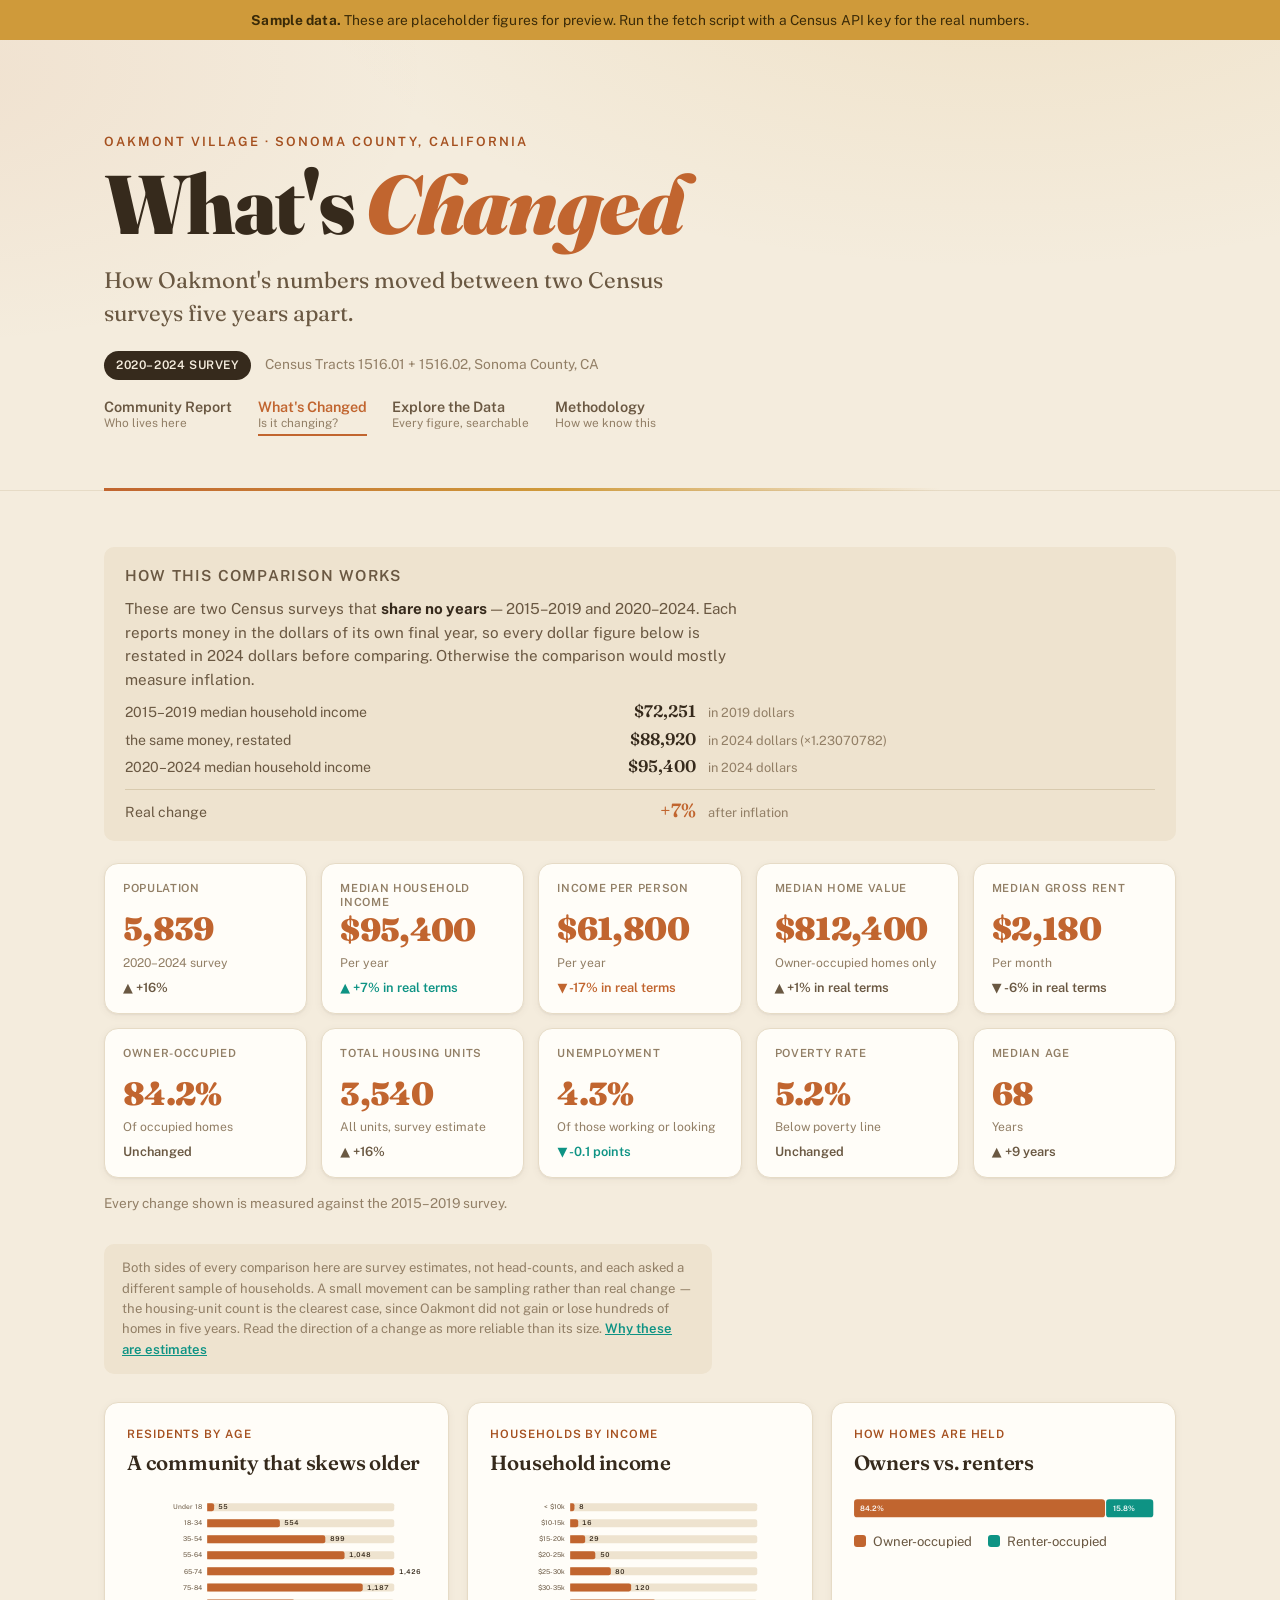
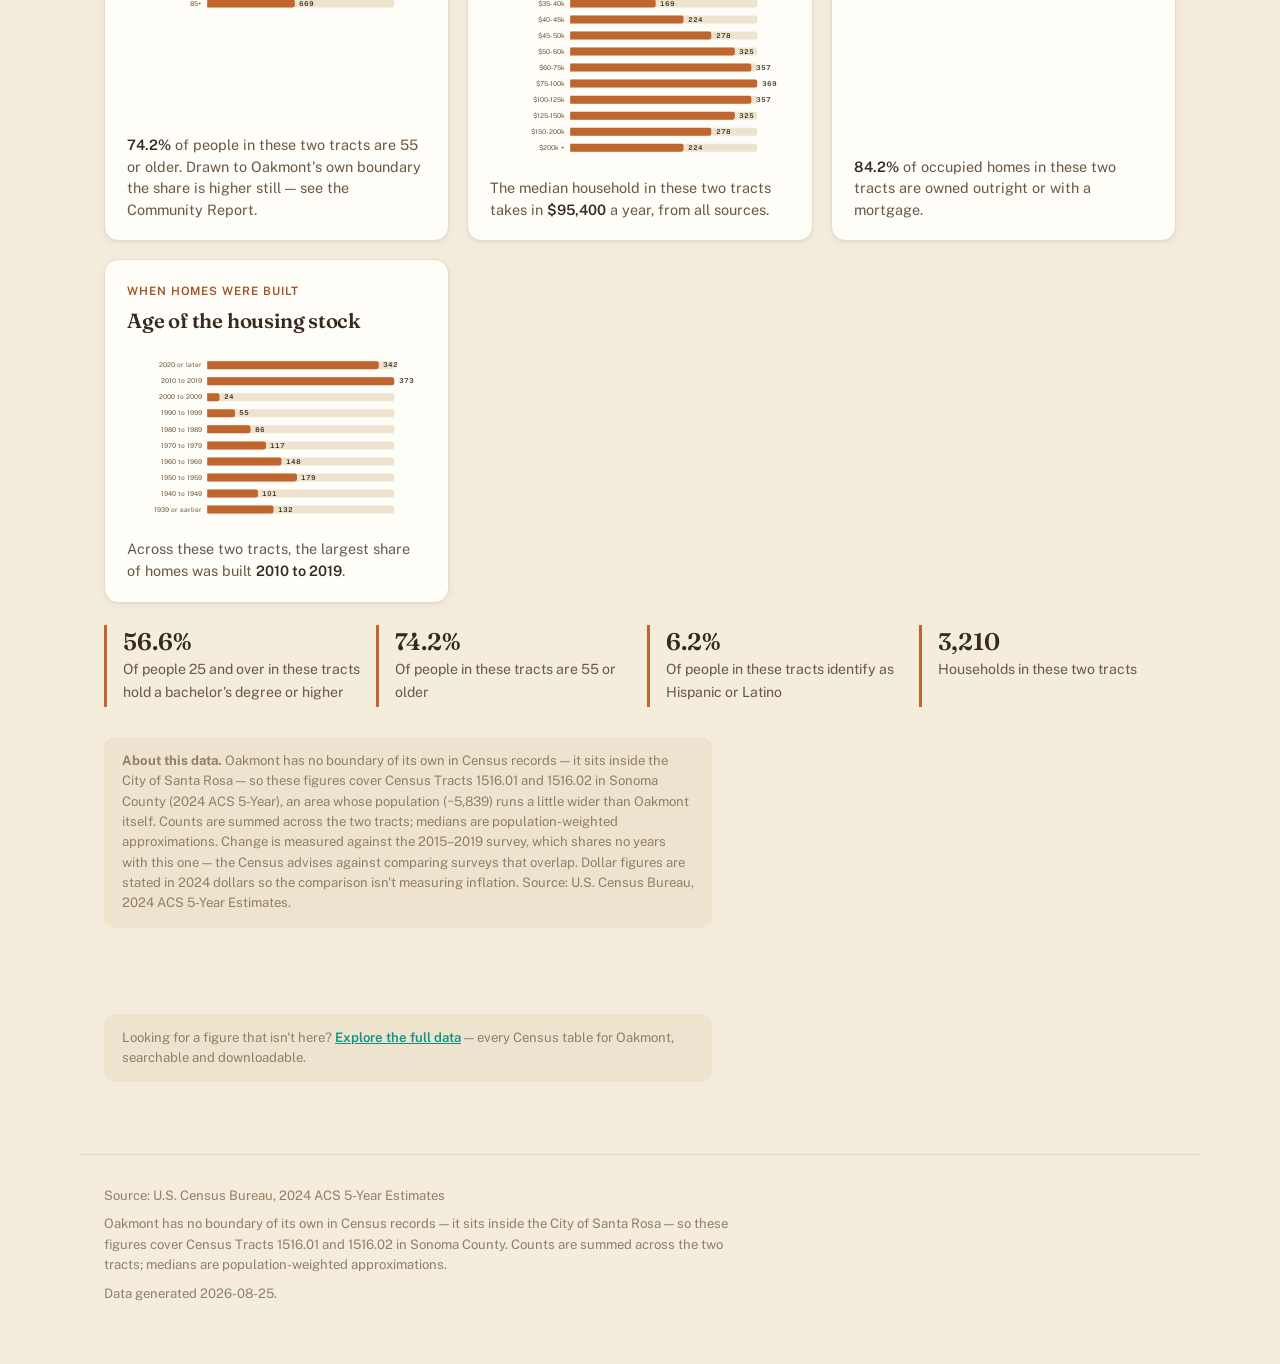
<file: site/changes.html>
<!DOCTYPE html>
<html lang="en">
<head>
  <meta charset="UTF-8" />
  <meta name="viewport" content="width=device-width, initial-scale=1.0" />
  <title>Oakmont Village — What's Changed</title>
  <meta name="description" content="How Oakmont Village changed between two U.S. Census surveys, 2015–2019 and 2020–2024, with dollar figures adjusted for inflation." />
  <link rel="icon" href="data:image/svg+xml,<svg xmlns='http://www.w3.org/2000/svg' viewBox='0 0 100 100'><text y='.9em' font-size='90'>🍇</text></svg>" />
  <link rel="preconnect" href="https://fonts.googleapis.com" />
  <link rel="preconnect" href="https://fonts.gstatic.com" crossorigin />
  <link href="https://fonts.googleapis.com/css2?family=Fraunces:ital,opsz,wght@0,9..144,400;0,9..144,500;0,9..144,600;0,9..144,900;1,9..144,400&family=Public+Sans:wght@400;500;600;700&display=swap" rel="stylesheet" />
  <link rel="stylesheet" href="./styles.css" />
</head>
<body>

  <div id="sample-banner" class="sample-banner" hidden>
    <strong>Sample data.</strong> These are placeholder figures for preview. Run the fetch script with a Census API key for the real numbers.
  </div>

  <header class="masthead">
    <div class="masthead-inner">
      <p class="kicker">Oakmont Village · Sonoma County, California</p>
      <h1>What's <em>Changed</em></h1>
      <p class="lead">How Oakmont's numbers moved between two Census surveys five years apart.</p>
      <div class="masthead-meta">
        <span class="badge" id="badge-year">ACS 5-Year</span>
        <span id="meta-geo">Census Tracts 1516.01 + 1516.02</span>
      </div>
      <nav class="year-nav" aria-label="Sections">
        <a href="./index.html" class="year-link">
          <span class="year-link-label">Community Report</span>
          <span class="year-link-sub">Who lives here</span>
        </a>
        <a href="./changes.html" class="year-link active" aria-current="page">
          <span class="year-link-label">What's Changed</span>
          <span class="year-link-sub">Is it changing?</span>
        </a>
        <a href="./explore.html" class="year-link">
          <span class="year-link-label">Explore the Data</span>
          <span class="year-link-sub">Every figure, searchable</span>
        </a>
        <a href="./methodology.html" class="year-link">
          <span class="year-link-label">Methodology</span>
          <span class="year-link-sub">How we know this</span>
        </a>
      </nav>
    </div>
  </header>

  <main>
    <section class="snapshot" aria-label="Community snapshot">
      <div id="change-basis"></div>

      <div class="kpi-grid" id="kpis"></div>

      <p class="kpi-baseline" id="kpi-baseline" hidden></p>

      <p class="method-note">Both sides of every comparison here are survey estimates, not head-counts, and
        each asked a different sample of households. A small movement can be sampling rather than real
        change — the housing-unit count is the clearest case, since Oakmont did not gain or lose hundreds
        of homes in five years. Read the direction of a change as more reliable than its size.
        <a class="method-link" href="./methodology.html#fine-print">Why these are estimates</a></p>

      <div class="chart-grid" id="charts"></div>

      <div class="callouts" id="callouts"></div>

      <p class="method-note" id="method-note"></p>
    </section>

    <section class="explorer-section">
      <p class="method-note">Looking for a figure that isn't here?
        <a class="method-link" href="./explore.html">Explore the full data</a> — every Census table for
        Oakmont, searchable and downloadable.</p>
    </section>
  </main>

  <footer class="site-footer">
    <p id="footer-source">Source: U.S. Census Bureau, American Community Survey.</p>
    <p class="footer-fine">
      Oakmont has no boundary of its own in Census records — it sits inside the City of Santa Rosa —
      so these figures cover Census Tracts 1516.01 and 1516.02 in Sonoma County. Counts are summed
      across the two tracts; medians are population-weighted approximations.
    </p>
    <p class="footer-fine" id="footer-generated"></p>
  </footer>

  <div id="tooltip" class="tooltip" role="status" aria-live="off" hidden></div>

  <script type="module">
    import { initPage, showError } from './js/page.js';
    initPage({ section: 'acs2024', compareTo: 'acs2019' }).catch(showError);
  </script>
</body>
</html>
</file>
<file: site/styles.css>
/* Oakmont Village Community Snapshot — "Sonoma Warm" editorial-civic design system.
   Data colors (validated for CVD + contrast): terracotta #c1652f (magnitude),
   teal #0e9384 + indigo #5a5b9f (categorical). Gold + sage are decorative only. */

:root {
  --font-display: 'Fraunces', Georgia, 'Times New Roman', serif;
  --font-body: 'Public Sans', system-ui, -apple-system, Segoe UI, sans-serif;
  --font-mono: 'Consolas', 'SF Mono', Menlo, monospace;

  --paper: #f4ecdd;
  --paper-tint: #eee3cf;
  --card: #fffdf8;
  --ink: #362a1c;
  --ink-2: #6a5842;
  --ink-3: #927f66;
  --line: #e6dbc6;
  --line-strong: #d8caae;

  --terracotta: #c1652f;
  --terracotta-dk: #a5501f;
  --teal: #0e9384;
  --indigo: #5a5b9f;
  --gold: #cf9a3a;
  --sage: #6b8f6b;

  --shadow-sm: 0 1px 2px rgba(74, 53, 32, 0.06), 0 2px 8px rgba(74, 53, 32, 0.05);
  --shadow-md: 0 2px 6px rgba(74, 53, 32, 0.08), 0 12px 30px rgba(74, 53, 32, 0.09);
  --radius: 14px;
  --maxw: 1120px;

  /* The page's content column. The masthead, main and the footer all read these two, so the
     headline, the body and the source line share one left edge. Anything that sets its own
     max-width or side padding inside main puts a second gutter on top of main's and shifts that
     region right of everything else. */
  --col: var(--maxw);
  --gutter: 24px;
}

/* The report sets a narrower measure for prose and the methodology page allows for its jump-nav;
   the frame follows the body rather than the body sitting inside a wider frame. If :has() is
   unsupported the column stays 1120px everywhere — wider than intended on those two pages, but
   still aligned, which is the property that matters. */
body:has(main.report) { --col: 920px; }
body:has(main.method) { --col: 1080px; }

*, *::before, *::after { box-sizing: border-box; margin: 0; padding: 0; }

html { -webkit-text-size-adjust: 100%; }

body {
  font-family: var(--font-body);
  font-size: 17px;
  line-height: 1.6;
  color: var(--ink);
  background: var(--paper);
  background-image:
    radial-gradient(1200px 600px at 78% -10%, rgba(207, 154, 58, 0.14), transparent 60%),
    radial-gradient(900px 500px at -5% 8%, rgba(193, 101, 47, 0.08), transparent 55%);
  background-attachment: fixed;
  -webkit-font-smoothing: antialiased;
  text-rendering: optimizeLegibility;
}

em { font-style: italic; }

/* ── Sample banner ─────────────────────────────────────────────── */
.sample-banner {
  background: var(--gold);
  color: #3a2a08;
  text-align: center;
  padding: 9px 20px;
  font-size: 0.86rem;
  letter-spacing: 0.01em;
}

/* ── Masthead ──────────────────────────────────────────────────── */
.masthead {
  padding: clamp(44px, 8vw, 92px) 0 clamp(30px, 5vw, 54px);
  border-bottom: 1px solid var(--line);
  position: relative;
}
.masthead::after {
  content: '';
  position: absolute; left: 50%; bottom: -1px; transform: translateX(-50%);
  width: calc(min(var(--col), 100%) - 2 * var(--gutter)); height: 3px;
  background: linear-gradient(90deg, var(--terracotta) 0%, var(--gold) 42%, transparent 78%);
}
.masthead-inner { max-width: var(--col); margin: 0 auto; padding: 0 var(--gutter); }
.kicker {
  font-size: 0.8rem; font-weight: 600; letter-spacing: 0.16em;
  text-transform: uppercase; color: var(--terracotta-dk);
}
.masthead h1 {
  font-family: var(--font-display); font-optical-sizing: auto;
  font-weight: 900; font-size: clamp(2.6rem, 8vw, 5.2rem);
  line-height: 0.98; letter-spacing: -0.02em; color: var(--ink);
  margin: 12px 0 0;
}
.masthead h1 em { color: var(--terracotta); font-weight: 900; }
.lead {
  font-family: var(--font-display); font-optical-sizing: auto;
  font-size: clamp(1.05rem, 2.2vw, 1.4rem); font-weight: 400;
  color: var(--ink-2); max-width: 44ch; margin: 18px 0 0; line-height: 1.45;
}
.masthead-meta {
  display: flex; align-items: baseline; gap: 6px 14px; flex-wrap: wrap;
  margin-top: 22px; font-size: 0.86rem; color: var(--ink-3);
}
.badge {
  background: var(--ink); color: var(--paper); font-weight: 600;
  font-size: 0.74rem; letter-spacing: 0.05em; text-transform: uppercase;
  padding: 5px 12px; border-radius: 999px;
}


/* ── Layout shells ─────────────────────────────────────────────── */
main { max-width: var(--col); margin: 0 auto; padding: 0 var(--gutter); }
.snapshot { padding: clamp(34px, 5vw, 56px) 0; }

/* ── KPI tiles ─────────────────────────────────────────────────── */
.kpi-grid {
  display: grid; gap: 14px; align-items: stretch;
  grid-template-columns: repeat(auto-fill, minmax(198px, 1fr));
}
.kpi {
  background: var(--card); border: 1px solid var(--line);
  border-radius: var(--radius); padding: 17px 18px 15px;
  box-shadow: var(--shadow-sm);
  display: flex; flex-direction: column;
}
.kpi-label {
  font-size: 0.7rem; font-weight: 600; letter-spacing: 0.06em;
  text-transform: uppercase; color: var(--ink-3); line-height: 1.3;
  min-height: 2.5em; /* reserve two lines so tiles align whether the label wraps or not */
}
.kpi-value {
  font-family: var(--font-display); font-optical-sizing: auto;
  font-weight: 900; font-size: clamp(1.6rem, 2.6vw, 2rem); line-height: 1.02;
  color: var(--terracotta); margin-top: 4px; letter-spacing: -0.02em;
  font-variant-numeric: tabular-nums; white-space: nowrap;
}
.kpi-sub { font-size: 0.76rem; color: var(--ink-3); margin-top: auto; padding-top: 6px; }

/* ── Chart cards ───────────────────────────────────────────────── */
.chart-grid {
  display: grid; gap: 18px; margin-top: 28px;
  grid-template-columns: repeat(auto-fit, minmax(340px, 1fr));
}
.chart-card {
  background: var(--card); border: 1px solid var(--line);
  border-radius: var(--radius); padding: 22px 22px 20px;
  box-shadow: var(--shadow-sm); display: flex; flex-direction: column;
}
.chart-card h3 {
  font-family: var(--font-display); font-weight: 600;
  font-size: 1.28rem; letter-spacing: -0.01em; color: var(--ink);
}
/* Section eyebrow. Used inside chart cards and as the kicker on every report and methodology
   section head, so it must not be scoped to .chart-card — it was, and those headings rendered as
   unstyled body text. */
.chart-kicker {
  font-size: 0.72rem; font-weight: 600; letter-spacing: 0.08em;
  text-transform: uppercase; color: var(--terracotta-dk); margin-bottom: 4px;
}
.chart-svg { width: 100%; height: auto; margin: 16px 0 6px; overflow: visible; }
.chart-caption {
  font-size: 0.9rem; color: var(--ink-2); line-height: 1.5;
  margin-top: auto; padding-top: 12px;
}
.chart-caption strong { color: var(--ink); font-weight: 600; }

/* SVG chart primitives */
.bar-fill { transition: opacity 0.12s ease; }
.chart-svg .bar-group:hover .bar-fill { opacity: 0.82; }
.bar-track { fill: var(--paper-tint); }
.bar-value { font-family: var(--font-body); font-weight: 600; font-variant-numeric: tabular-nums; fill: var(--ink); }
.bar-label { font-family: var(--font-body); fill: var(--ink-2); }
.axis-label { font-family: var(--font-body); fill: var(--ink-3); }
.legend-row { display: flex; gap: 16px; flex-wrap: wrap; margin-top: 4px; font-size: 0.82rem; color: var(--ink-2); }
.legend-item { display: inline-flex; align-items: center; gap: 7px; }
.legend-swatch { width: 12px; height: 12px; border-radius: 3px; flex-shrink: 0; }

/* ── Callouts ──────────────────────────────────────────────────── */
.callouts {
  display: grid; gap: 14px; margin-top: 22px;
  grid-template-columns: repeat(auto-fit, minmax(220px, 1fr));
}
.callout {
  border-left: 3px solid var(--terracotta); padding: 4px 0 4px 16px;
}
.callout-value {
  font-family: var(--font-display); font-weight: 600; font-size: 1.5rem;
  color: var(--ink); line-height: 1.1;
}
.callout-label { font-size: 0.88rem; color: var(--ink-2); margin-top: 3px; }

.method-note {
  font-size: 0.82rem; color: var(--ink-3); line-height: 1.55;
  margin-top: 30px; padding: 14px 18px; background: var(--paper-tint);
  border-radius: 10px; max-width: 76ch;
}

/* ── Explorer ──────────────────────────────────────────────────── */
.explorer-section { margin-bottom: clamp(40px, 6vw, 72px); }
.explorer-toggle {
  width: 100%; text-align: left; cursor: pointer;
  background: var(--card); border: 1px solid var(--line-strong);
  border-radius: var(--radius); padding: 20px 24px;
  display: grid; grid-template-columns: 1fr auto; align-items: center; row-gap: 3px;
  box-shadow: var(--shadow-sm); transition: box-shadow 0.15s ease, transform 0.05s ease;
}
.explorer-toggle:hover { box-shadow: var(--shadow-md); }
.explorer-toggle:active { transform: translateY(1px); }
.explorer-toggle-label {
  font-family: var(--font-display); font-weight: 600; font-size: 1.35rem; color: var(--ink);
}
.explorer-toggle-sub { grid-column: 1; font-size: 0.86rem; color: var(--ink-3); }
.chevron {
  grid-row: 1 / span 2; grid-column: 2; width: 13px; height: 13px;
  border-right: 2.5px solid var(--terracotta); border-bottom: 2.5px solid var(--terracotta);
  transform: rotate(45deg); transition: transform 0.2s ease; margin-right: 6px;
}
.explorer-toggle[aria-expanded="true"] .chevron { transform: rotate(-135deg); }

.explorer {
  margin-top: 14px; background: var(--card); border: 1px solid var(--line);
  border-radius: var(--radius); box-shadow: var(--shadow-sm); overflow: hidden;
}
.tab-bar {
  display: flex; gap: 2px; overflow-x: auto; padding: 6px 10px 0;
  border-bottom: 1px solid var(--line); background: var(--paper-tint);
}
.tab {
  border: none; background: none; cursor: pointer; white-space: nowrap;
  padding: 12px 15px; font-family: var(--font-body); font-size: 0.9rem; font-weight: 500;
  color: var(--ink-3); border-bottom: 3px solid transparent; margin-bottom: -1px;
  transition: color 0.12s ease;
}
.tab:hover { color: var(--terracotta-dk); }
.tab.active { color: var(--terracotta-dk); border-bottom-color: var(--terracotta); font-weight: 700; }

.explorer-controls {
  display: flex; gap: 12px; align-items: center; flex-wrap: wrap; padding: 16px 20px 12px;
}
.explorer-controls input[type="search"] {
  flex: 1; min-width: 200px; padding: 9px 13px; font-size: 0.9rem; font-family: inherit;
  border: 1px solid var(--line-strong); border-radius: 8px; background: var(--paper); color: var(--ink);
}
.explorer-controls input[type="search"]:focus {
  outline: none; border-color: var(--terracotta); box-shadow: 0 0 0 3px rgba(193, 101, 47, 0.15);
}
.explorer-controls select {
  padding: 9px 11px; font-size: 0.9rem; font-family: inherit; cursor: pointer;
  border: 1px solid var(--line-strong); border-radius: 8px; background: var(--paper); color: var(--ink);
}
.row-count { font-size: 0.82rem; color: var(--ink-3); margin-left: auto; }

.table-wrap { overflow-x: auto; }
table { width: 100%; border-collapse: collapse; font-size: 0.9rem; }
thead th {
  position: sticky; top: 0; background: var(--card); text-align: left; cursor: pointer;
  user-select: none; padding: 11px 16px; font-size: 0.72rem; font-weight: 700;
  letter-spacing: 0.05em; text-transform: uppercase; color: var(--ink-3);
  border-bottom: 1px solid var(--line-strong); white-space: nowrap;
}
thead th:hover { color: var(--terracotta-dk); }
thead th.sorted-asc::after { content: ' ↑'; color: var(--terracotta); }
thead th.sorted-desc::after { content: ' ↓'; color: var(--terracotta); }
tbody td { padding: 10px 16px; border-bottom: 1px solid var(--line); vertical-align: middle; }
tbody tr:last-child td { border-bottom: none; }
tbody tr:hover { background: var(--paper-tint); }
td.code { font-family: var(--font-mono); font-size: 0.78rem; color: var(--ink-3); white-space: nowrap; }
td.num { text-align: right; font-variant-numeric: tabular-nums; }
td.pct { text-align: right; color: var(--ink-2); font-size: 0.84rem; font-variant-numeric: tabular-nums; }
td.na { color: var(--line-strong); font-style: italic; }
.dist-bar { min-width: 90px; height: 7px; background: var(--paper-tint); border-radius: 4px; overflow: hidden; }
.dist-bar > i { display: block; height: 100%; background: var(--terracotta); border-radius: 4px; }

.explorer-downloads {
  display: flex; gap: 10px; align-items: center; flex-wrap: wrap;
  padding: 14px 20px; border-top: 1px solid var(--line); background: var(--paper-tint);
}
.explorer-downloads span { font-size: 0.85rem; color: var(--ink-2); font-weight: 600; }
.btn {
  cursor: pointer; font-family: inherit; font-size: 0.84rem; font-weight: 600;
  padding: 8px 15px; border-radius: 8px; border: 1.5px solid var(--terracotta);
  background: var(--terracotta); color: #fff; transition: opacity 0.12s ease;
}
.btn:hover { opacity: 0.88; }
.btn-outline { background: transparent; color: var(--terracotta-dk); }

/* ── Tooltip ───────────────────────────────────────────────────── */
.tooltip {
  position: fixed; z-index: 100; pointer-events: none;
  background: var(--ink); color: var(--paper); padding: 7px 11px;
  border-radius: 8px; font-size: 0.82rem; line-height: 1.4; box-shadow: var(--shadow-md);
  transform: translate(-50%, -115%); white-space: nowrap; max-width: 260px;
}
.tooltip b { color: #fff; }
.tooltip .tt-val { color: var(--gold); font-variant-numeric: tabular-nums; }

/* ── Footer ────────────────────────────────────────────────────── */
.site-footer {
  max-width: var(--col); margin: 0 auto; padding: 30px var(--gutter) 60px;
  border-top: 1px solid var(--line); font-size: 0.82rem; color: var(--ink-3);
}
.site-footer p + p { margin-top: 8px; }
.footer-fine { max-width: 80ch; line-height: 1.55; }

/* ── Motion ────────────────────────────────────────────────────── */
.reveal { opacity: 0; transform: translateY(14px); animation: rise 0.6s cubic-bezier(0.2, 0.7, 0.2, 1) forwards; }
.kpi:nth-child(1) { animation-delay: 0.02s } .kpi:nth-child(2) { animation-delay: 0.06s }
.kpi:nth-child(3) { animation-delay: 0.10s } .kpi:nth-child(4) { animation-delay: 0.14s }
.kpi:nth-child(5) { animation-delay: 0.18s } .kpi:nth-child(6) { animation-delay: 0.22s }
.kpi:nth-child(7) { animation-delay: 0.26s } .kpi:nth-child(8) { animation-delay: 0.30s }
.kpi:nth-child(n+9) { animation-delay: 0.34s }
.chart-card:nth-child(1) { animation-delay: 0.10s } .chart-card:nth-child(2) { animation-delay: 0.18s }
.chart-card:nth-child(3) { animation-delay: 0.26s } .chart-card:nth-child(4) { animation-delay: 0.34s }
@keyframes rise { to { opacity: 1; transform: none; } }

@media (prefers-reduced-motion: reduce) {
  .reveal { animation: none; opacity: 1; transform: none; }
  .chevron, .bar-fill, .explorer-toggle { transition: none; }
  body { background-attachment: scroll; }
}

@media (max-width: 560px) {
  body { font-size: 16px; }
  .kpi-grid { grid-template-columns: repeat(auto-fill, minmax(158px, 1fr)); gap: 10px; }
  .kpi { padding: 14px 14px 13px; }
  .kpi-value { font-size: 1.55rem; }
  .kpi-label { min-height: 2.4em; }
  .chart-grid { grid-template-columns: 1fr; }
  :root { --gutter: 16px; }
}

/* Delta tone is about meaning, not direction: rising poverty and rising income both point up, and
   colouring them alike reads as endorsement. Figures with no obvious good direction stay neutral. */
/* One line, always. A wrapped badge pushes its tile's sub-label below its neighbours' and the
   row stops reading as a row. The baseline it used to name now sits under the grid. */
.kpi-delta { margin-top: .35rem; font-size: .8rem; font-weight: 600; color: var(--ink-2); white-space: nowrap; }
.kpi-delta-good { color: var(--teal); }
.kpi-delta-bad { color: var(--terracotta); }
.kpi-baseline { margin-top: .9rem; font-size: .85rem; color: var(--ink-3); }

/* Explore page: plain-language intro and the dataset switcher. */
.explore-intro { padding-block: clamp(28px, 4vw, 44px) 0; display: flex; flex-direction: column; gap: .75rem; }
.explore-intro p { margin: 0; max-width: 72ch; color: var(--ink-2); line-height: 1.6; }
.explore-intro p strong { color: var(--ink); }
.dataset-switch { display: grid; grid-template-columns: repeat(auto-fit, minmax(240px, 1fr)); gap: .75rem; margin-top: .5rem; }
.dataset-btn { text-align: left; background: var(--card); border: 1px solid var(--line); border-radius: var(--radius); padding: .9rem 1rem; cursor: pointer; display: flex; flex-direction: column; gap: .25rem; font: inherit; }
.dataset-btn:hover { border-color: var(--line-strong); }
.dataset-btn:focus-visible { outline: 2px solid var(--terracotta); outline-offset: 2px; }
.dataset-btn.is-on { border-color: var(--terracotta); box-shadow: inset 0 0 0 1px var(--terracotta); }
.dataset-name { font: 600 1rem 'Public Sans', sans-serif; color: var(--ink); }
.dataset-btn.is-on .dataset-name { color: var(--terracotta); }
.dataset-note { font: 400 .82rem/1.4 'Public Sans', sans-serif; color: var(--ink-3); }

/* The block map, when shown inside a report section. */
.block-map-card { margin: 0; }
.block-map-card figcaption { margin-top: .5rem; font-size: .85rem; color: var(--ink-2); line-height: 1.5; }
.block-map { height: 380px; border-radius: var(--radius); border: 1px solid var(--line); }

/* How the comparison works — sits above the numbers on the change page. */
.change-basis { background: var(--paper-tint); border-radius: 10px; padding: 1.1rem 1.3rem; margin-bottom: 22px; }
.change-basis p { margin: 0 0 .6rem; font-size: .95rem; line-height: 1.55; color: var(--ink-2); max-width: 70ch; }
.change-basis p strong { color: var(--ink); }
.basis-math { display: flex; flex-direction: column; gap: .3rem; }
.basis-math > div { display: grid; grid-template-columns: minmax(0, 1fr) 7rem minmax(0, 1fr); gap: .75rem; align-items: baseline; }
.basis-label { font-size: .88rem; color: var(--ink-2); }
.basis-value { font: 600 1.05rem var(--font-display); color: var(--ink); text-align: right; font-variant-numeric: tabular-nums; }
.basis-note { font-size: .8rem; color: var(--ink-3); }
.basis-result { border-top: 1px solid var(--line-strong); margin-top: .35rem; padding-top: .5rem; }
.basis-result .basis-value { color: var(--terracotta); font-size: 1.2rem; }
@media (max-width: 560px) {
  .basis-math > div { grid-template-columns: 1fr auto; }
  .basis-note { grid-column: 1 / -1; }
}

.year-nav { display: flex; flex-wrap: wrap; gap: .6rem 1.6rem; margin-top: 1.1rem; }
/* Two lines: the destination, and what you'd find there. The subtitle is real text rather than a
   title attribute, which touch and screen-reader users never see. */
.year-link { display: flex; flex-direction: column; gap: .1rem; text-decoration: none; padding-bottom: 3px; border-bottom: 2px solid transparent; }
.year-link-label { font: 600 .9rem/1.2 'Public Sans', sans-serif; color: var(--ink-2); }
.year-link-sub { font: 400 .74rem/1.2 'Public Sans', sans-serif; color: var(--ink-3); }
.year-link:hover { border-bottom-color: var(--line-strong); }
.year-link:hover .year-link-label { color: var(--ink); }
/* Keyboard users could not see which tab they were on: there was no focus style at all. */
.year-link:focus-visible { outline: 2px solid var(--terracotta); outline-offset: 3px; border-radius: 2px; }
.year-link.active, .year-link[aria-current="page"] { border-bottom-color: var(--terracotta); }
.year-link.active .year-link-label, .year-link[aria-current="page"] .year-link-label { color: var(--terracotta); }
@media (max-width: 560px) {
  .year-nav { gap: .5rem 1.1rem; }
  .year-link-sub { display: none; }
}

.block-panel { max-width: 1080px; margin: 0 auto; padding: 3rem 1.5rem 1rem; border-top: 1px solid var(--line); }
.block-panel-head { margin-bottom: 1.5rem; }
.block-panel-head h2 { font-family: 'Fraunces', Georgia, serif; font-size: clamp(1.8rem, 4vw, 2.6rem); margin: .2rem 0; }
.block-panel-head h2 em { color: var(--terracotta); font-style: italic; }

/* ── Explorer catalog ── */
.explorer-loading { padding: 1.5rem; color: var(--ink-soft, #6b625a); }
.explorer-featured { display: flex; flex-wrap: wrap; align-items: center; gap: .5rem; margin: 1rem 0; }
.featured-label { font: 600 .75rem/1 'Public Sans', sans-serif; letter-spacing: .08em; text-transform: uppercase; color: var(--ink-soft, #6b625a); margin-right: .25rem; }
.chip { border: 1px solid var(--line, #e5ddd3); background: var(--paper, #fff); border-radius: 999px; padding: .35rem .8rem; font: 500 .85rem 'Public Sans', sans-serif; cursor: pointer; }
.chip:hover { border-color: var(--terracotta); color: var(--terracotta); }
.catalog-controls { display: flex; flex-wrap: wrap; gap: 1rem; align-items: center; margin: 1rem 0 .5rem; }
.catalog-controls #cat-search { flex: 1 1 260px; padding: .5rem .75rem; border: 1px solid var(--line, #e5ddd3); border-radius: 8px; font: 400 .9rem 'Public Sans', sans-serif; }
.hide-empty { font: 400 .85rem 'Public Sans', sans-serif; color: var(--ink-soft, #6b625a); display: inline-flex; gap: .4rem; align-items: center; }
.catalog-list { max-height: 320px; overflow-y: auto; border: 1px solid var(--line, #e5ddd3); border-radius: 10px; margin-bottom: 1rem; }
.catalog-count { padding: .5rem .75rem; font: 600 .75rem 'Public Sans', sans-serif; color: var(--ink-soft, #6b625a); border-bottom: 1px solid var(--line, #e5ddd3); }
.catalog-item { display: flex; gap: .75rem; width: 100%; text-align: left; padding: .5rem .75rem; background: none; border: 0; border-bottom: 1px solid var(--line, #f0eae2); cursor: pointer; font: 400 .85rem 'Public Sans', sans-serif; }
.catalog-item:hover, .catalog-item.active { background: var(--wash, #faf6f0); }
.catalog-id { font-family: ui-monospace, monospace; color: var(--terracotta); font-weight: 600; flex: 0 0 5.5rem; }
.catalog-concept { color: var(--ink, #2b2621); }
.table-view-head { display: flex; flex-wrap: wrap; align-items: center; gap: .75rem; margin: 1rem 0 .5rem; }
.table-view-head h4 { margin: 0; flex: 1 1 auto; font: 600 1rem 'Public Sans', sans-serif; }

/* ── Income × size grid ── */
.income-grid-card { border: 1px solid var(--line, #e5ddd3); border-radius: 14px; padding: 1.25rem; margin-bottom: 1rem; background: var(--paper, #fff); }
table.income-grid { border-collapse: collapse; width: 100%; font: 400 .8rem 'Public Sans', sans-serif; }
table.income-grid th, table.income-grid td { border: 1px solid var(--line, #eee3d6); padding: .35rem .4rem; text-align: center; }
table.income-grid .ig-corner, table.income-grid .ig-bracket { text-align: right; white-space: nowrap; color: var(--ink-soft, #6b625a); font-weight: 500; }
table.income-grid .ig-size { color: var(--ink-soft, #6b625a); font-weight: 600; }
table.income-grid .ig-cell { height: 1.6rem; font-variant-numeric: tabular-nums; color: var(--ink, #2b2621); background: color-mix(in srgb, var(--terracotta) calc(var(--a, 0) * 100%), transparent); }
table.income-grid .ig-total { font-weight: 600; background: var(--wash, #faf6f0); color: var(--ink-soft, #6b625a); font-variant-numeric: tabular-nums; }

/* ── Block map ── */
.block-map-card { margin: 1.5rem 0; }
.block-map { height: 420px; width: 100%; border-radius: 14px; border: 1px solid var(--line, #e5ddd3); }
.block-map-card figcaption { margin-top: .6rem; font: 400 .85rem 'Public Sans', sans-serif; color: var(--ink-soft, #6b625a); text-align: center; }
.leaflet-container { background: var(--wash, #faf6f0); font: inherit; }

/* ── Community Report ── */
.report { padding-block: 2rem 4rem; display: flex; flex-direction: column; gap: 2.5rem; }
.report-section { display: flex; flex-direction: column; gap: 1rem; }
.report-head h2 { margin: .15rem 0 0; font: 600 1.6rem/1.1 'Fraunces', serif; }
.report-source { margin: 0; font: 400 .8rem 'Public Sans', sans-serif; color: var(--ink-soft, #6b625a); }
.report-note { font: 400 .95rem/1.5 'Public Sans', sans-serif; color: var(--ink, #2b2621); }
.kpi-src { margin-top: .35rem; font: 500 .68rem 'Public Sans', sans-serif; letter-spacing: .04em; text-transform: uppercase; color: var(--teal); }
/* The plain-English statement that opens each section. Bigger than body text and full ink, so it
   reads before the chart rather than after it. */
.report-lead { margin: 0 0 .25rem; font: 400 1.12rem/1.55 var(--font-display); color: var(--ink); max-width: 62ch; }
/* The Census citation, folded away. It matters, but not before the finding. */
.report-source-detail { margin-top: .25rem; }
.report-source-detail > summary { font-size: .82rem; color: var(--ink-3); }
.report-source-detail > summary:hover { color: var(--teal); }
.report-source-detail .report-source { margin: .25rem 0 0; }
.report-subhead { margin: .75rem 0 0; font: 600 1rem 'Public Sans', sans-serif; color: var(--ink-soft, #6b625a); }
.report-basis { margin: .55rem 0 0; font: 400 .78rem 'Public Sans', sans-serif; color: var(--ink-soft, #6b625a); }
.report-basis strong { font-weight: 600; color: var(--ink, #2b2621); }
.method-link { font-weight: 600; color: var(--teal); }
.report-details > summary { cursor: pointer; font: 500 .9rem 'Public Sans', sans-serif; color: var(--teal); padding: .35rem 0; }
.report-details[open] > summary { margin-bottom: .5rem; }
/* .stat-row / .stat-strip / .stat-value / .stat-label are defined once, further down with the
   other stat rules. They used to be declared here too, and the later block silently won. */
.total-row td { font-weight: 700; border-top: 2px solid var(--line, #e5ddd3); }
.src-head, .src-row { display: grid; grid-template-columns: 12rem 1fr 4rem 6rem; align-items: center; gap: .75rem; }
.src-head { font: 600 .72rem 'Public Sans', sans-serif; letter-spacing: .04em; text-transform: uppercase; color: var(--ink-soft, #6b625a); }
.src-list { display: flex; flex-direction: column; gap: .5rem; }
.src-label { font: 500 .9rem 'Public Sans', sans-serif; }
.src-bar { background: var(--wash, #faf6f0); border-radius: 999px; height: .7rem; overflow: hidden; }
.src-bar i { display: block; height: 100%; background: var(--terracotta); border-radius: 999px; }
.src-pct { font: 600 .9rem 'Public Sans', sans-serif; text-align: right; font-variant-numeric: tabular-nums; }
.src-mean { font: 400 .85rem 'Public Sans', sans-serif; text-align: right; color: var(--ink-soft, #6b625a); font-variant-numeric: tabular-nums; }
.method-body { display: flex; flex-direction: column; gap: .75rem; font: 400 .95rem/1.55 'Public Sans', sans-serif; }
.method-body ul { margin: 0; padding-left: 1.2rem; display: flex; flex-direction: column; gap: .4rem; }
@media (max-width: 620px) {
  .src-head, .src-row { grid-template-columns: 1fr 3.2rem 5rem; }
  .src-head .src-label, .src-row .src-bar { display: none; }
}
/* Report age table: center every column so headers sit over their numbers. */
.report-table th, .report-table td, .report-table td.num { text-align: center; }

/* ---- Methodology page ---- */
.method { padding-block: 2rem 4rem; }
.method-layout { display: grid; grid-template-columns: 190px minmax(0, 1fr); gap: 2.5rem; align-items: start; }

.method-jump { position: sticky; top: 1.5rem; display: flex; flex-direction: column; gap: .15rem; }
.method-jump a { font: 600 .82rem/1.3 'Public Sans', sans-serif; color: var(--ink-3); text-decoration: none; padding: .4rem .7rem; border-left: 2px solid var(--line); border-radius: 0 6px 6px 0; }
.method-jump a:hover { color: var(--ink); }
.method-jump a.active { color: var(--terracotta); border-left-color: var(--terracotta); background: #fdf0e7; }

.method-content { display: flex; flex-direction: column; gap: 2.75rem; }
.method-section { display: flex; flex-direction: column; gap: .85rem; }
.method-section h2 { font: 600 1.7rem/1.15 var(--font-display); margin: .1rem 0 .1rem; }
.method-section p { margin: 0; }
.method-lead { font: 500 1.05rem/1.6 'Public Sans', sans-serif; color: var(--ink); }
.tier-plain .method-lead { font-size: 1.18rem; }
.method-aside { color: var(--ink-2); border-left: 3px solid var(--line-strong); padding-left: .9rem; font-size: .92rem; }

/* One stat container under two names — .stat-strip on the methodology page, .stat-row on the
   report. Same component; kept as an alias rather than renaming markup on both pages. */
.stat-strip, .stat-row { display: flex; flex-wrap: wrap; gap: 1rem; margin-top: .5rem; }
.stat { flex: 1; min-width: 150px; background: var(--card); border: 1px solid var(--line); border-radius: var(--radius); padding: 1rem 1.1rem; box-shadow: var(--shadow-sm); }
.stat-value { display: block; font: 600 1.9rem var(--font-display); color: var(--terracotta); line-height: 1.1; }
.stat-label { font: 500 .8rem 'Public Sans', sans-serif; color: var(--ink-2); }

.two-card { display: grid; grid-template-columns: 1fr 1fr; gap: 1.25rem; }
.def-card { background: var(--card); border: 1px solid var(--line); border-radius: var(--radius); padding: 1.2rem 1.3rem; box-shadow: var(--shadow-sm); display: flex; flex-direction: column; gap: .5rem; }
.def-card h3 { font: 600 1.2rem var(--font-display); margin: 0; }
.def-tag { font: 600 .7rem 'Public Sans', sans-serif; text-transform: uppercase; letter-spacing: .05em; color: var(--teal); margin: 0; }
.def-card p:last-child { color: var(--ink-2); font-size: .92rem; line-height: 1.55; }

.geo-ladder { margin: .3rem 0 .4rem; }
.geo-level { display: flex; flex-wrap: wrap; align-items: center; gap: .4rem .6rem; border: 1px solid var(--line-strong); border-radius: 12px; padding: .6rem .7rem; background: var(--card); }
.geo-level .geo-level { flex-basis: 100%; margin-top: .55rem; }
.geo-tag { font: 600 .62rem 'Public Sans', sans-serif; text-transform: uppercase; letter-spacing: .06em; color: var(--ink-3); background: var(--paper-tint); border-radius: 999px; padding: .2rem .5rem; }
.geo-name { font: 600 .95rem 'Public Sans', sans-serif; color: var(--ink); }
.geo-reach { margin-left: auto; font: 600 .68rem 'Public Sans', sans-serif; color: #fff; padding: .2rem .55rem; border-radius: 999px; }
.reach-acs { background: var(--teal); }
.reach-dec { background: var(--terracotta); }
.is-oakmont { border-color: var(--terracotta); background: #fdf0e7; }
.is-oakmont .geo-name { color: var(--terracotta-dk); }

.map-pair { display: grid; grid-template-columns: 1fr; gap: 1.25rem; margin: .5rem 0 .3rem; }
.map-panel { display: flex; flex-direction: column; gap: .5rem; }
.mini-map { height: 440px; border-radius: var(--radius); border: 1px solid var(--line-strong); overflow: hidden; background: var(--paper-tint); }
.map-panel figcaption { font: 400 .82rem/1.45 'Public Sans', sans-serif; color: var(--ink-2); }
.map-tag { display: inline-block; font: 600 .64rem 'Public Sans', sans-serif; text-transform: uppercase; letter-spacing: .05em; color: #fff; padding: .12rem .45rem; border-radius: 999px; margin-right: .3rem; }
.map-tag-acs { background: var(--teal); }
.map-tag-dec { background: var(--terracotta); }

.table-scroll { overflow-x: auto; }
.source-table { width: 100%; border-collapse: collapse; font: 400 .9rem 'Public Sans', sans-serif; }
.source-table th { text-align: left; font-weight: 600; color: var(--ink); border-bottom: 2px solid var(--line-strong); padding: .6rem .7rem; white-space: nowrap; }
.source-table td { border-bottom: 1px solid var(--line); padding: .6rem .7rem; color: var(--ink-2); vertical-align: top; }
.source-table td:first-child { color: var(--ink); font-weight: 500; }

.fine-print { font-size: .92rem; }
.fine-print h3 { font: 600 1.08rem var(--font-display); margin: 1.1rem 0 -.1rem; }
.fine-print p { color: var(--ink-2); line-height: 1.6; }
.var-list { margin: 0; padding-left: 1.1rem; display: flex; flex-direction: column; gap: .45rem; color: var(--ink-2); line-height: 1.55; }
.var-code { font: 600 .82rem var(--font-mono); color: var(--terracotta-dk); background: var(--paper-tint); border-radius: 5px; padding: .05rem .35rem; }

@media (max-width: 800px) {
  .method-layout { grid-template-columns: minmax(0, 1fr); gap: 1.25rem; }
  .method-jump { position: static; flex-direction: row; flex-wrap: wrap; gap: .4rem; }
  .method-jump a { border-left: none; border-bottom: 2px solid var(--line); border-radius: 6px 6px 0 0; padding: .35rem .5rem; }
  .method-jump a.active { border-left-color: transparent; border-bottom-color: var(--terracotta); }
  .two-card { grid-template-columns: 1fr; }
  .mini-map { height: 320px; }
}
</file>
